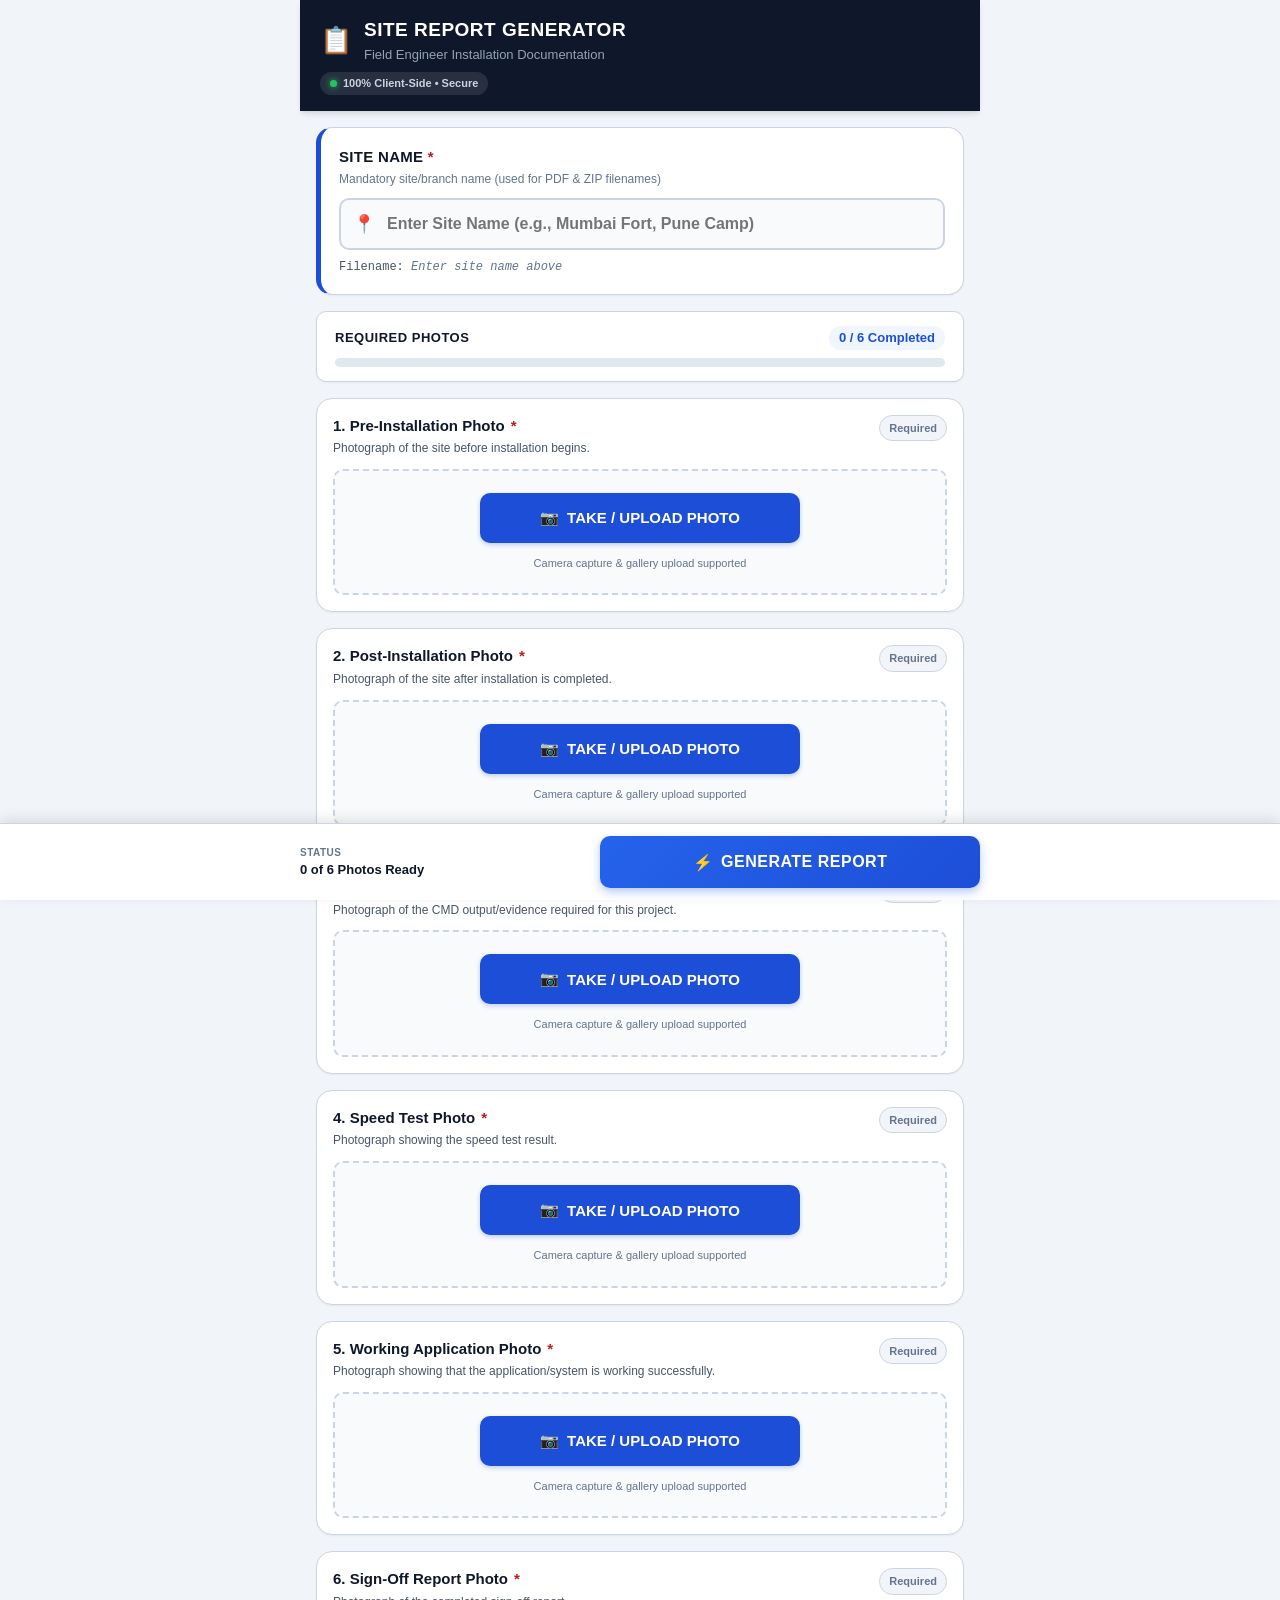
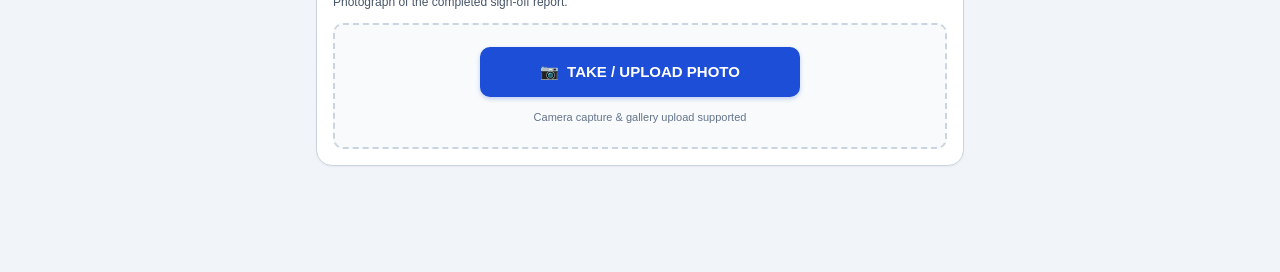
<file: index.html>
<!DOCTYPE html>
<html lang="en">
<head>
  <meta charset="UTF-8">
  <meta name="viewport" content="width=device-width, initial-scale=1.0, maximum-scale=5.0, user-scalable=yes">
  <meta name="theme-color" content="#1e293b">
  <meta name="description" content="Field Engineer Utility: Site Installation Photo & Report Generator">
  <title>Site Report Generator</title>
  
  <link rel="stylesheet" href="style.css">

  <!-- jsPDF & JSZip: Vendor bundle with CDN fallback -->
  <script src="lib/jspdf.umd.min.js"></script>
  <script>
    if (!window.jspdf) {
      document.write('<script src="https://cdnjs.cloudflare.com/ajax/libs/jspdf/2.5.1/jspdf.umd.min.js"><\/script>');
    }
  </script>
  <script src="lib/jszip.min.js"></script>
  <script>
    if (!window.JSZip) {
      document.write('<script src="https://cdnjs.cloudflare.com/ajax/libs/jszip/3.10.1/jszip.min.js"><\/script>');
    }
  </script>
</head>
<body>
  <div class="app-wrapper">

    <!-- Top Navigation Header -->
    <header class="app-header">
      <div class="header-inner">
        <div class="brand-title-wrap">
          <span class="brand-icon">📋</span>
          <div>
            <h1 class="brand-title">SITE REPORT GENERATOR</h1>
            <p class="brand-subtitle">Field Engineer Installation Documentation</p>
          </div>
        </div>
        <div class="badge-client-only">
          <span class="dot-indicator"></span> 100% Client-Side &bull; Secure
        </div>
      </div>
    </header>

    <!-- Main Form Screen -->
    <main id="formScreen" class="main-content">
      
      <!-- Site Name Card -->
      <section class="card site-name-card" id="siteNameSection">
        <div class="card-header">
          <label for="siteNameInput" class="section-label">
            SITE NAME <span class="required-star">*</span>
          </label>
          <span class="help-text">Mandatory site/branch name (used for PDF &amp; ZIP filenames)</span>
        </div>
        <div class="input-wrapper">
          <span class="input-icon">📍</span>
          <input 
            type="text" 
            id="siteNameInput" 
            class="site-input" 
            placeholder="Enter Site Name (e.g., Mumbai Fort, Pune Camp)" 
            autocomplete="off"
            autocapitalize="words"
            spellcheck="false"
            required
          >
          <button type="button" id="clearSiteNameBtn" class="clear-btn" title="Clear input" style="display: none;">&times;</button>
        </div>
        <div class="input-hint" id="siteNamePreviewText">Filename: <em>Enter site name above</em></div>
      </section>

      <!-- Progress Indicator Banner -->
      <section class="progress-banner" id="progressBanner">
        <div class="progress-info">
          <span class="progress-title">REQUIRED PHOTOS</span>
          <span class="progress-count" id="progressCount">0 / 6 Completed</span>
        </div>
        <div class="progress-bar-track">
          <div class="progress-bar-fill" id="progressBarFill" style="width: 0%;"></div>
        </div>
      </section>

      <!-- Photo Categories Section -->
      <section class="categories-list" id="categoriesContainer">
        <!-- Photo cards are injected by script.js to ensure consistency -->
      </section>

      <!-- Bottom Sticky Action Bar -->
      <div class="sticky-action-bar">
        <div class="bar-inner">
          <div class="bar-summary">
            <span class="bar-status-label">STATUS</span>
            <span class="bar-status-value" id="barStatusValue">0 of 6 Photos Ready</span>
          </div>
          <button type="button" id="generateReportBtn" class="btn-generate">
            <span class="btn-icon">⚡</span>
            <span class="btn-text">GENERATE REPORT</span>
          </button>
        </div>
      </div>

    </main>

    <!-- Success Screen (Initially Hidden) -->
    <section id="successScreen" class="main-content success-screen" style="display: none;">
      <div class="success-card">
        
        <div class="success-icon-wrap">
          <div class="success-checkmark">✓</div>
        </div>

        <h2 class="success-title">REPORT GENERATED SUCCESSFULLY</h2>
        <p class="success-subtitle">Both the PDF report and original photos ZIP have been prepared locally in your browser.</p>

        <div class="site-summary-box">
          <span class="summary-label">Site Name:</span>
          <span class="summary-value" id="successSiteName">Mumbai Fort</span>
        </div>

        <div class="download-grid">
          
          <!-- PDF Download Card -->
          <div class="download-item-card pdf-card">
            <div class="download-card-header">
              <span class="file-type-icon">📄</span>
              <div class="download-card-meta">
                <span class="file-type-title">PDF Report</span>
                <span class="file-name" id="pdfFileNameDisplay">Mumbai_Fort.pdf</span>
                <span class="file-meta-sub" id="pdfMetaDisplay">6 Pages &bull; High Resolution</span>
              </div>
            </div>
            <button type="button" id="downloadPdfBtn" class="btn-download btn-download-pdf">
              <span class="btn-icon">⬇</span>
              <span>DOWNLOAD PDF</span>
            </button>
          </div>

          <!-- ZIP Download Card -->
          <div class="download-item-card zip-card">
            <div class="download-card-header">
              <span class="file-type-icon">🗂️</span>
              <div class="download-card-meta">
                <span class="file-type-title">Original Photographs</span>
                <span class="file-name" id="zipFileNameDisplay">Mumbai_Fort.zip</span>
                <span class="file-meta-sub" id="zipMetaDisplay">6 Raw Photos (Original Quality)</span>
              </div>
            </div>
            <button type="button" id="downloadZipBtn" class="btn-download btn-download-zip">
              <span class="btn-icon">⬇</span>
              <span>DOWNLOAD ORIGINAL PHOTOS ZIP</span>
            </button>
          </div>

        </div>

        <div class="reset-wrap">
          <button type="button" id="createNewReportBtn" class="btn-reset">
            <span class="btn-icon">🔄</span>
            <span>CREATE NEW REPORT</span>
          </button>
          <p class="reset-note">Make sure you have downloaded both files before starting a new report.</p>
        </div>

      </div>
    </section>

    <!-- Photo Source Chooser Modal (Bottom Sheet on Mobile) -->
    <div id="sourceModal" class="modal-backdrop" style="display: none;">
      <div class="modal-sheet">
        <div class="modal-handle"></div>
        <div class="modal-header">
          <h3 class="modal-title" id="sourceModalTitle">Add Photo</h3>
          <p class="modal-subtitle">Choose how you want to add this photograph:</p>
        </div>
        <div class="modal-body source-options-grid">
          <button type="button" id="modalCameraBtn" class="source-option-btn camera-btn">
            <span class="source-icon">📷</span>
            <div class="source-text">
              <strong>Take Photo</strong>
              <small>Use Phone Camera directly</small>
            </div>
          </button>
          <button type="button" id="modalGalleryBtn" class="source-option-btn gallery-btn">
            <span class="source-icon">🖼️</span>
            <div class="source-text">
              <strong>Choose from Gallery</strong>
              <small>Select from Files or Album</small>
            </div>
          </button>
        </div>
        <div class="modal-footer">
          <button type="button" id="modalCancelBtn" class="btn-modal-cancel">Cancel</button>
        </div>
      </div>
    </div>

    <!-- Hidden Native File Inputs -->
    <!-- Input 1: Camera capture (rear camera) -->
    <input type="file" id="cameraInput" accept="image/*" capture="environment" style="display: none;">
    <!-- Input 2: Gallery / Files selector without capture -->
    <input type="file" id="galleryInput" accept="image/*" style="display: none;">

    <!-- Generating Progress Overlay Modal -->
    <div id="progressModal" class="modal-backdrop" style="display: none;">
      <div class="modal-card progress-card">
        <div class="spinner-wrap">
          <div class="spinner"></div>
        </div>
        <h3 class="progress-modal-title" id="progressModalTitle">Generating Report...</h3>
        <p class="progress-modal-desc" id="progressModalDesc">Please wait while the PDF and ZIP files are being prepared.</p>
        <div class="progress-modal-steps" id="progressStepsList">
          <div class="step-item" id="step-photos">
            <span class="step-icon">⏳</span>
            <span class="step-text">Verifying 6 photographs...</span>
          </div>
          <div class="step-item" id="step-pdf">
            <span class="step-icon">⏳</span>
            <span class="step-text">Creating 6-page PDF document...</span>
          </div>
          <div class="step-item" id="step-zip">
            <span class="step-icon">⏳</span>
            <span class="step-text">Packing original photographs into ZIP...</span>
          </div>
        </div>
      </div>
    </div>

    <!-- Incomplete Report Dialog Modal -->
    <div id="incompleteModal" class="modal-backdrop" style="display: none;">
      <div class="modal-card incomplete-card">
        <div class="alert-icon-wrap">
          <span class="alert-icon">⚠️</span>
        </div>
        <h3 class="alert-title">REPORT INCOMPLETE</h3>
        <p class="alert-message">Please complete the following mandatory item(s) before generating:</p>
        <ul class="missing-items-list" id="missingItemsList">
          <!-- Filled dynamically -->
        </ul>
        <button type="button" id="closeIncompleteBtn" class="btn-alert-ok">OK, I will complete it</button>
      </div>
    </div>

  </div>

  <script src="script.js"></script>
</body>
</html>
</file>
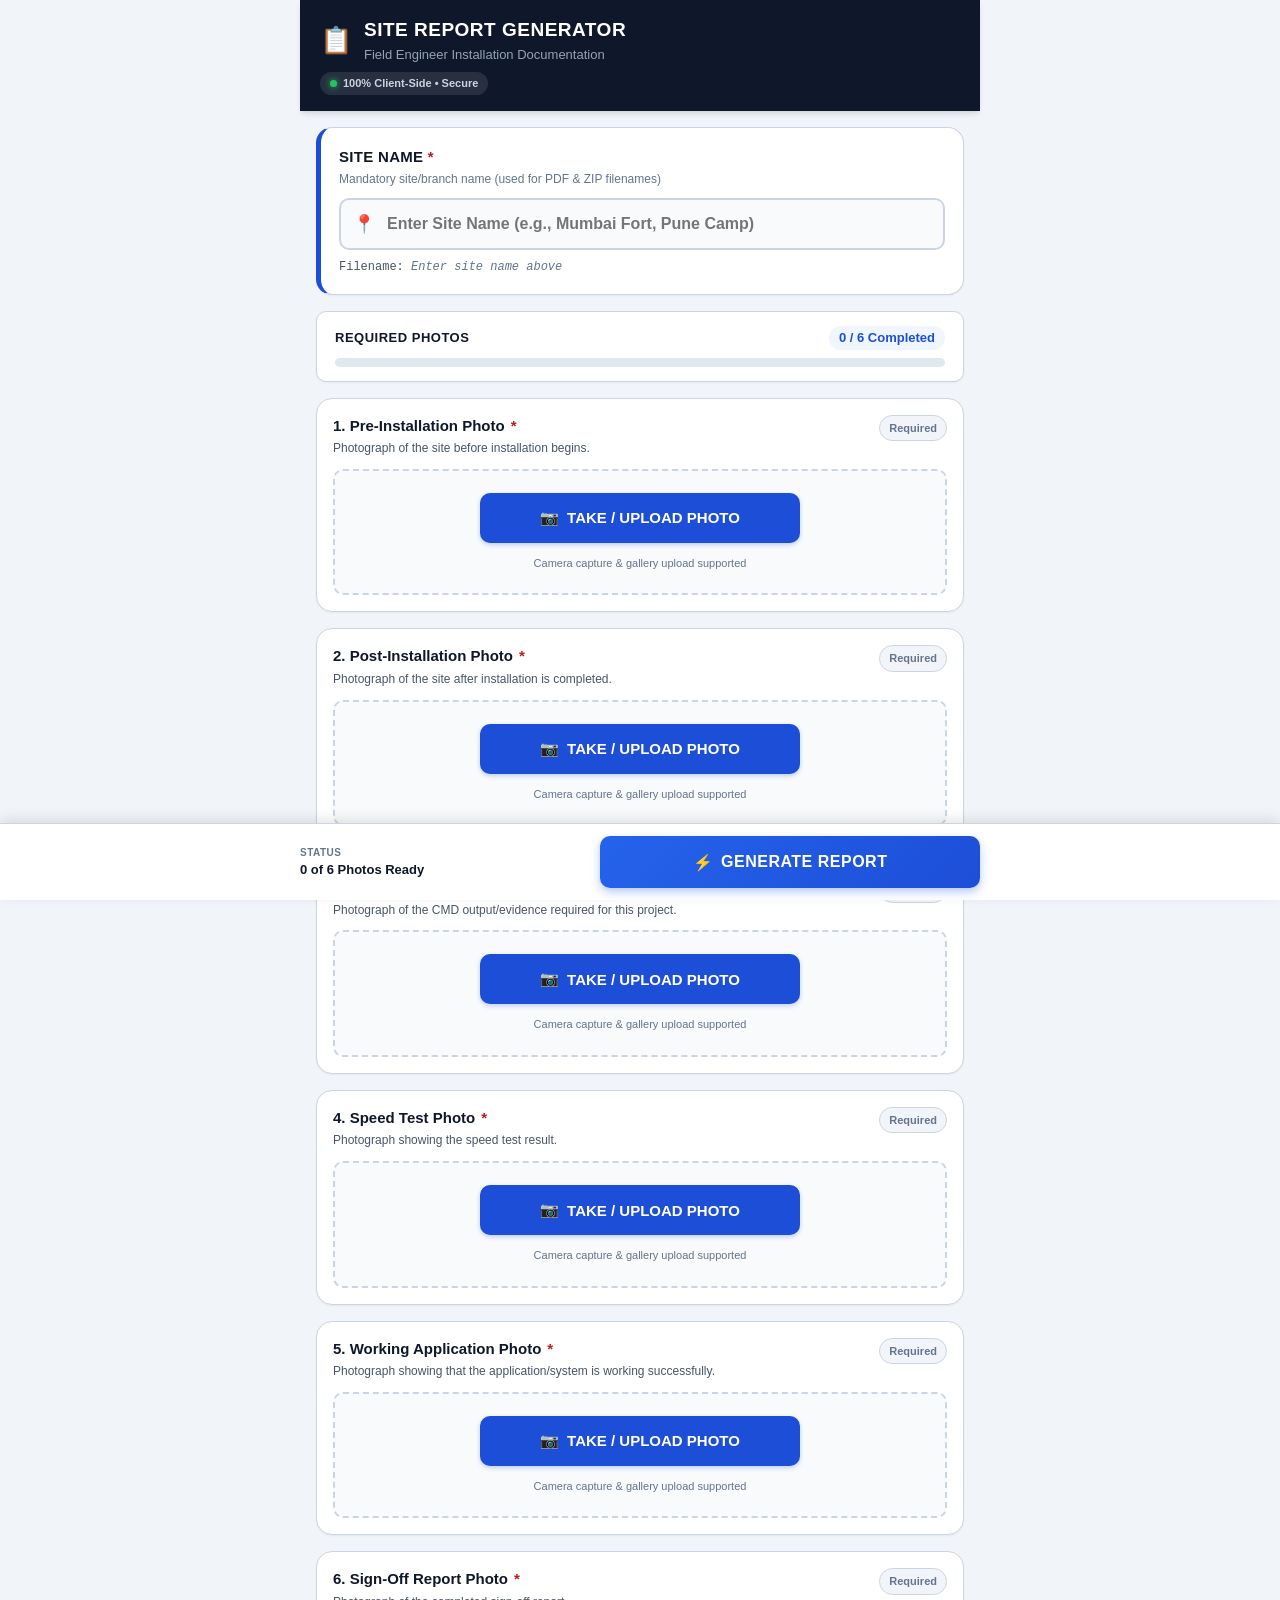
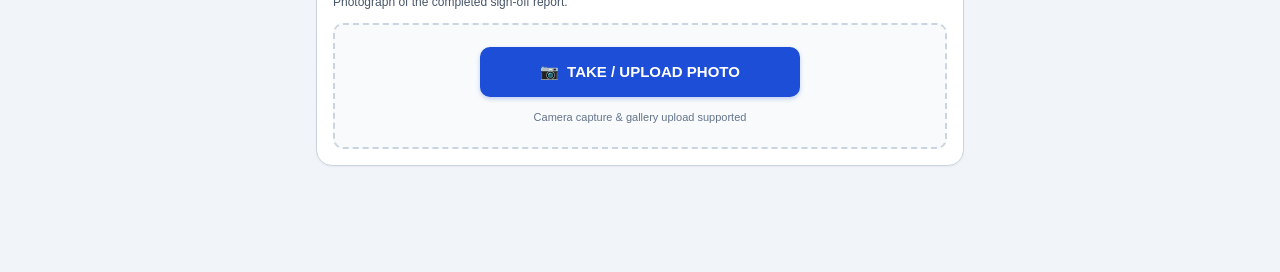
<file: site-report-generator/index.html>
<!DOCTYPE html>
<html lang="en">
<head>
  <meta charset="UTF-8">
  <meta name="viewport" content="width=device-width, initial-scale=1.0, maximum-scale=5.0, user-scalable=yes">
  <meta name="theme-color" content="#1e293b">
  <meta name="description" content="Field Engineer Utility: Site Installation Photo & Report Generator">
  <title>Site Report Generator</title>
  
  <link rel="stylesheet" href="style.css">

  <!-- jsPDF & JSZip: Vendor bundle with CDN fallback -->
  <script src="lib/jspdf.umd.min.js"></script>
  <script>
    if (!window.jspdf) {
      document.write('<script src="https://cdnjs.cloudflare.com/ajax/libs/jspdf/2.5.1/jspdf.umd.min.js"><\/script>');
    }
  </script>
  <script src="lib/jszip.min.js"></script>
  <script>
    if (!window.JSZip) {
      document.write('<script src="https://cdnjs.cloudflare.com/ajax/libs/jszip/3.10.1/jszip.min.js"><\/script>');
    }
  </script>
</head>
<body>
  <div class="app-wrapper">

    <!-- Top Navigation Header -->
    <header class="app-header">
      <div class="header-inner">
        <div class="brand-title-wrap">
          <span class="brand-icon">📋</span>
          <div>
            <h1 class="brand-title">SITE REPORT GENERATOR</h1>
            <p class="brand-subtitle">Field Engineer Installation Documentation</p>
          </div>
        </div>
        <div class="badge-client-only">
          <span class="dot-indicator"></span> 100% Client-Side &bull; Secure
        </div>
      </div>
    </header>

    <!-- Main Form Screen -->
    <main id="formScreen" class="main-content">
      
      <!-- Site Name Card -->
      <section class="card site-name-card" id="siteNameSection">
        <div class="card-header">
          <label for="siteNameInput" class="section-label">
            SITE NAME <span class="required-star">*</span>
          </label>
          <span class="help-text">Mandatory site/branch name (used for PDF &amp; ZIP filenames)</span>
        </div>
        <div class="input-wrapper">
          <span class="input-icon">📍</span>
          <input 
            type="text" 
            id="siteNameInput" 
            class="site-input" 
            placeholder="Enter Site Name (e.g., Mumbai Fort, Pune Camp)" 
            autocomplete="off"
            autocapitalize="words"
            spellcheck="false"
            required
          >
          <button type="button" id="clearSiteNameBtn" class="clear-btn" title="Clear input" style="display: none;">&times;</button>
        </div>
        <div class="input-hint" id="siteNamePreviewText">Filename: <em>Enter site name above</em></div>
      </section>

      <!-- Progress Indicator Banner -->
      <section class="progress-banner" id="progressBanner">
        <div class="progress-info">
          <span class="progress-title">REQUIRED PHOTOS</span>
          <span class="progress-count" id="progressCount">0 / 6 Completed</span>
        </div>
        <div class="progress-bar-track">
          <div class="progress-bar-fill" id="progressBarFill" style="width: 0%;"></div>
        </div>
      </section>

      <!-- Photo Categories Section -->
      <section class="categories-list" id="categoriesContainer">
        <!-- Photo cards are injected by script.js to ensure consistency -->
      </section>

      <!-- Bottom Sticky Action Bar -->
      <div class="sticky-action-bar">
        <div class="bar-inner">
          <div class="bar-summary">
            <span class="bar-status-label">STATUS</span>
            <span class="bar-status-value" id="barStatusValue">0 of 6 Photos Ready</span>
          </div>
          <button type="button" id="generateReportBtn" class="btn-generate">
            <span class="btn-icon">⚡</span>
            <span class="btn-text">GENERATE REPORT</span>
          </button>
        </div>
      </div>

    </main>

    <!-- Success Screen (Initially Hidden) -->
    <section id="successScreen" class="main-content success-screen" style="display: none;">
      <div class="success-card">
        
        <div class="success-icon-wrap">
          <div class="success-checkmark">✓</div>
        </div>

        <h2 class="success-title">REPORT GENERATED SUCCESSFULLY</h2>
        <p class="success-subtitle">Both the PDF report and original photos ZIP have been prepared locally in your browser.</p>

        <div class="site-summary-box">
          <span class="summary-label">Site Name:</span>
          <span class="summary-value" id="successSiteName">Mumbai Fort</span>
        </div>

        <div class="download-grid">
          
          <!-- PDF Download Card -->
          <div class="download-item-card pdf-card">
            <div class="download-card-header">
              <span class="file-type-icon">📄</span>
              <div class="download-card-meta">
                <span class="file-type-title">PDF Report</span>
                <span class="file-name" id="pdfFileNameDisplay">Mumbai_Fort.pdf</span>
                <span class="file-meta-sub" id="pdfMetaDisplay">6 Pages &bull; High Resolution</span>
              </div>
            </div>
            <button type="button" id="downloadPdfBtn" class="btn-download btn-download-pdf">
              <span class="btn-icon">⬇</span>
              <span>DOWNLOAD PDF</span>
            </button>
          </div>

          <!-- ZIP Download Card -->
          <div class="download-item-card zip-card">
            <div class="download-card-header">
              <span class="file-type-icon">🗂️</span>
              <div class="download-card-meta">
                <span class="file-type-title">Original Photographs</span>
                <span class="file-name" id="zipFileNameDisplay">Mumbai_Fort.zip</span>
                <span class="file-meta-sub" id="zipMetaDisplay">6 Raw Photos (Original Quality)</span>
              </div>
            </div>
            <button type="button" id="downloadZipBtn" class="btn-download btn-download-zip">
              <span class="btn-icon">⬇</span>
              <span>DOWNLOAD ORIGINAL PHOTOS ZIP</span>
            </button>
          </div>

        </div>

        <div class="reset-wrap">
          <button type="button" id="createNewReportBtn" class="btn-reset">
            <span class="btn-icon">🔄</span>
            <span>CREATE NEW REPORT</span>
          </button>
          <p class="reset-note">Make sure you have downloaded both files before starting a new report.</p>
        </div>

      </div>
    </section>

    <!-- Photo Source Chooser Modal (Bottom Sheet on Mobile) -->
    <div id="sourceModal" class="modal-backdrop" style="display: none;">
      <div class="modal-sheet">
        <div class="modal-handle"></div>
        <div class="modal-header">
          <h3 class="modal-title" id="sourceModalTitle">Add Photo</h3>
          <p class="modal-subtitle">Choose how you want to add this photograph:</p>
        </div>
        <div class="modal-body source-options-grid">
          <button type="button" id="modalCameraBtn" class="source-option-btn camera-btn">
            <span class="source-icon">📷</span>
            <div class="source-text">
              <strong>Take Photo</strong>
              <small>Use Phone Camera directly</small>
            </div>
          </button>
          <button type="button" id="modalGalleryBtn" class="source-option-btn gallery-btn">
            <span class="source-icon">🖼️</span>
            <div class="source-text">
              <strong>Choose from Gallery</strong>
              <small>Select from Files or Album</small>
            </div>
          </button>
        </div>
        <div class="modal-footer">
          <button type="button" id="modalCancelBtn" class="btn-modal-cancel">Cancel</button>
        </div>
      </div>
    </div>

    <!-- Hidden Native File Inputs -->
    <!-- Input 1: Camera capture (rear camera) -->
    <input type="file" id="cameraInput" accept="image/*" capture="environment" style="display: none;">
    <!-- Input 2: Gallery / Files selector without capture -->
    <input type="file" id="galleryInput" accept="image/*" style="display: none;">

    <!-- Generating Progress Overlay Modal -->
    <div id="progressModal" class="modal-backdrop" style="display: none;">
      <div class="modal-card progress-card">
        <div class="spinner-wrap">
          <div class="spinner"></div>
        </div>
        <h3 class="progress-modal-title" id="progressModalTitle">Generating Report...</h3>
        <p class="progress-modal-desc" id="progressModalDesc">Please wait while the PDF and ZIP files are being prepared.</p>
        <div class="progress-modal-steps" id="progressStepsList">
          <div class="step-item" id="step-photos">
            <span class="step-icon">⏳</span>
            <span class="step-text">Verifying 6 photographs...</span>
          </div>
          <div class="step-item" id="step-pdf">
            <span class="step-icon">⏳</span>
            <span class="step-text">Creating 6-page PDF document...</span>
          </div>
          <div class="step-item" id="step-zip">
            <span class="step-icon">⏳</span>
            <span class="step-text">Packing original photographs into ZIP...</span>
          </div>
        </div>
      </div>
    </div>

    <!-- Incomplete Report Dialog Modal -->
    <div id="incompleteModal" class="modal-backdrop" style="display: none;">
      <div class="modal-card incomplete-card">
        <div class="alert-icon-wrap">
          <span class="alert-icon">⚠️</span>
        </div>
        <h3 class="alert-title">REPORT INCOMPLETE</h3>
        <p class="alert-message">Please complete the following mandatory item(s) before generating:</p>
        <ul class="missing-items-list" id="missingItemsList">
          <!-- Filled dynamically -->
        </ul>
        <button type="button" id="closeIncompleteBtn" class="btn-alert-ok">OK, I will complete it</button>
      </div>
    </div>

  </div>

  <script src="script.js"></script>
</body>
</html>
</file>
<file: style.css>
/* ==========================================================================
   Site Installation Photo & Report Generator - Stylesheet
   Mobile-First, Professional, Clean & Touch-Optimized
   ========================================================================== */

/* 1. CSS Variables & Reset */
:root {
  --primary: #1d4ed8;
  --primary-hover: #1e40af;
  --primary-light: #eff6ff;
  --success: #15803d;
  --success-bg: #f0fdf4;
  --success-border: #86efac;
  --danger: #b91c1c;
  --danger-bg: #fef2f2;
  --danger-border: #fca5a5;
  --warning: #b45309;
  --warning-bg: #fffbeb;
  
  --bg-app: #f1f5f9;
  --card-bg: #ffffff;
  --text-main: #0f172a;
  --text-muted: #475569;
  --text-light: #64748b;
  --border-color: #cbd5e1;
  --border-focus: #3b82f6;

  --shadow-sm: 0 1px 2px 0 rgb(0 0 0 / 0.05);
  --shadow-md: 0 4px 6px -1px rgb(0 0 0 / 0.1), 0 2px 4px -2px rgb(0 0 0 / 0.1);
  --shadow-lg: 0 10px 15px -3px rgb(0 0 0 / 0.1), 0 4px 6px -4px rgb(0 0 0 / 0.1);
  --shadow-xl: 0 20px 25px -5px rgb(0 0 0 / 0.15), 0 8px 10px -6px rgb(0 0 0 / 0.1);

  --radius-sm: 6px;
  --radius-md: 10px;
  --radius-lg: 16px;
  --radius-full: 9999px;

  --font-family: -apple-system, BlinkMacSystemFont, "Segoe UI", Roboto, Oxygen, Ubuntu, Cantarell, "Helvetica Neue", Arial, sans-serif;
  --font-mono: ui-monospace, SFMono-Regular, Menlo, Monaco, Consolas, monospace;
}

*, *::before, *::after {
  box-sizing: border-box;
  margin: 0;
  padding: 0;
  -webkit-tap-highlight-color: transparent;
}

html, body {
  min-height: 100%;
  font-family: var(--font-family);
  background-color: var(--bg-app);
  color: var(--text-main);
  line-height: 1.5;
  -webkit-font-smoothing: antialiased;
}

body {
  padding-bottom: 90px; /* Space for sticky bottom bar */
}

/* App Wrapper */
.app-wrapper {
  max-width: 680px;
  margin: 0 auto;
  min-height: 100vh;
  display: flex;
  flex-direction: column;
  background-color: var(--bg-app);
}

/* 2. Header */
.app-header {
  background-color: #0f172a;
  color: #ffffff;
  padding: 16px 20px;
  box-shadow: var(--shadow-md);
  position: sticky;
  top: 0;
  z-index: 40;
}

.header-inner {
  display: flex;
  flex-direction: column;
  gap: 8px;
}

.brand-title-wrap {
  display: flex;
  align-items: center;
  gap: 12px;
}

.brand-icon {
  font-size: 26px;
  line-height: 1;
}

.brand-title {
  font-size: 19px;
  font-weight: 800;
  letter-spacing: 0.5px;
  text-transform: uppercase;
  color: #ffffff;
}

.brand-subtitle {
  font-size: 13px;
  color: #94a3b8;
  font-weight: 500;
}

.badge-client-only {
  display: inline-flex;
  align-items: center;
  gap: 6px;
  font-size: 11px;
  font-weight: 600;
  background-color: rgba(255, 255, 255, 0.1);
  padding: 3px 10px;
  border-radius: var(--radius-full);
  color: #cbd5e1;
  width: fit-content;
}

.dot-indicator {
  width: 7px;
  height: 7px;
  background-color: #22c55e;
  border-radius: 50%;
  display: inline-block;
  box-shadow: 0 0 6px #22c55e;
}

/* 3. Main Container */
.main-content {
  padding: 16px;
  display: flex;
  flex-direction: column;
  gap: 16px;
}

/* 4. Cards General */
.card {
  background-color: var(--card-bg);
  border-radius: var(--radius-lg);
  border: 1px solid var(--border-color);
  box-shadow: var(--shadow-sm);
  padding: 18px;
  transition: border-color 0.2s, box-shadow 0.2s;
}

/* Site Name Card */
.site-name-card {
  border-left: 5px solid var(--primary);
}

.site-name-card.has-error {
  border-color: var(--danger);
  border-left: 5px solid var(--danger);
  animation: shake 0.35s ease-in-out;
}

.card-header {
  margin-bottom: 10px;
}

.section-label {
  display: block;
  font-size: 15px;
  font-weight: 700;
  color: var(--text-main);
  letter-spacing: 0.3px;
  text-transform: uppercase;
}

.required-star {
  color: var(--danger);
  font-weight: 800;
}

.help-text {
  display: block;
  font-size: 12px;
  color: var(--text-light);
  margin-top: 2px;
}

.input-wrapper {
  position: relative;
  display: flex;
  align-items: center;
}

.input-icon {
  position: absolute;
  left: 14px;
  font-size: 18px;
  color: var(--text-light);
  pointer-events: none;
}

.site-input {
  width: 100%;
  height: 52px;
  padding: 12px 42px 12px 46px;
  font-size: 16px;
  font-weight: 600;
  color: var(--text-main);
  background-color: #f8fafc;
  border: 2px solid var(--border-color);
  border-radius: var(--radius-md);
  outline: none;
  transition: all 0.2s;
}

.site-input:focus {
  background-color: #ffffff;
  border-color: var(--border-focus);
  box-shadow: 0 0 0 3px rgba(59, 130, 246, 0.2);
}

.clear-btn {
  position: absolute;
  right: 12px;
  width: 28px;
  height: 28px;
  background-color: #e2e8f0;
  border: none;
  border-radius: 50%;
  font-size: 18px;
  line-height: 1;
  color: #475569;
  cursor: pointer;
  display: flex;
  align-items: center;
  justify-content: center;
}

.clear-btn:active {
  background-color: #cbd5e1;
}

.input-hint {
  font-size: 12px;
  color: var(--text-muted);
  margin-top: 8px;
  font-family: var(--font-mono);
  overflow: hidden;
  text-overflow: ellipsis;
  white-space: nowrap;
}

.input-hint em {
  font-style: italic;
  color: var(--text-light);
}

/* 5. Progress Banner */
.progress-banner {
  background-color: #ffffff;
  border: 1px solid var(--border-color);
  border-radius: var(--radius-md);
  padding: 14px 18px;
  box-shadow: var(--shadow-sm);
}

.progress-info {
  display: flex;
  justify-content: space-between;
  align-items: center;
  margin-bottom: 8px;
}

.progress-title {
  font-size: 13px;
  font-weight: 700;
  letter-spacing: 0.5px;
  color: var(--text-main);
  text-transform: uppercase;
}

.progress-count {
  font-size: 13px;
  font-weight: 700;
  color: var(--primary);
  background-color: var(--primary-light);
  padding: 2px 10px;
  border-radius: var(--radius-full);
}

.progress-count.completed {
  color: var(--success);
  background-color: var(--success-bg);
}

.progress-bar-track {
  width: 100%;
  height: 9px;
  background-color: #e2e8f0;
  border-radius: var(--radius-full);
  overflow: hidden;
}

.progress-bar-fill {
  height: 100%;
  background: linear-gradient(90deg, #3b82f6, #1d4ed8);
  border-radius: var(--radius-full);
  transition: width 0.3s cubic-bezier(0.4, 0, 0.2, 1);
}

.progress-bar-fill.all-ready {
  background: linear-gradient(90deg, #22c55e, #15803d);
}

/* 6. Categories List */
.categories-list {
  display: flex;
  flex-direction: column;
  gap: 16px;
}

.photo-card {
  background-color: var(--card-bg);
  border-radius: var(--radius-lg);
  border: 1.5px solid var(--border-color);
  box-shadow: var(--shadow-sm);
  padding: 16px;
  transition: all 0.25s ease;
  position: relative;
}

.photo-card.is-ready {
  border-color: var(--success-border);
  background: linear-gradient(180deg, #fafffa 0%, #ffffff 100%);
}

.photo-card.has-missing-error {
  border-color: var(--danger);
  box-shadow: 0 0 0 2px rgba(220, 38, 38, 0.25);
  animation: pulse-border 1.5s infinite;
}

.photo-card-header {
  display: flex;
  align-items: flex-start;
  justify-content: space-between;
  gap: 12px;
  margin-bottom: 12px;
}

.photo-card-title-group {
  flex: 1;
}

.photo-card-title {
  font-size: 15px;
  font-weight: 700;
  color: var(--text-main);
  display: flex;
  align-items: center;
  gap: 6px;
  flex-wrap: wrap;
}

.photo-card-purpose {
  font-size: 12px;
  color: var(--text-muted);
  margin-top: 3px;
  line-height: 1.4;
}

.status-badge {
  display: inline-flex;
  align-items: center;
  gap: 5px;
  font-size: 11px;
  font-weight: 700;
  padding: 4px 9px;
  border-radius: var(--radius-full);
  white-space: nowrap;
}

.status-badge.status-pending {
  background-color: #f1f5f9;
  color: #64748b;
  border: 1px solid #cbd5e1;
}

.status-badge.status-ready {
  background-color: var(--success-bg);
  color: var(--success);
  border: 1px solid var(--success-border);
}

/* Empty State / Upload Trigger Box */
.upload-dropzone {
  border: 2px dashed #cbd5e1;
  background-color: #f8fafc;
  border-radius: var(--radius-md);
  padding: 22px 16px;
  text-align: center;
  cursor: pointer;
  transition: all 0.2s;
  display: flex;
  flex-direction: column;
  align-items: center;
  justify-content: center;
  gap: 12px;
}

.upload-dropzone:hover, .upload-dropzone:active {
  border-color: var(--primary);
  background-color: var(--primary-light);
}

.btn-upload-primary {
  width: 100%;
  max-width: 320px;
  height: 50px;
  background-color: var(--primary);
  color: #ffffff;
  border: none;
  border-radius: var(--radius-md);
  font-size: 15px;
  font-weight: 700;
  display: inline-flex;
  align-items: center;
  justify-content: center;
  gap: 8px;
  box-shadow: 0 2px 4px rgba(29, 78, 216, 0.25);
  cursor: pointer;
  transition: all 0.15s;
}

.btn-upload-primary:active {
  transform: scale(0.98);
  background-color: var(--primary-hover);
}

.dropzone-hint {
  font-size: 11px;
  color: var(--text-light);
}

/* Loaded State / Thumbnail Preview */
.photo-preview-wrap {
  display: flex;
  flex-direction: column;
  gap: 12px;
}

.preview-container {
  width: 100%;
  max-height: 320px;
  height: auto;
  min-height: 180px;
  background-color: #0f172a;
  border-radius: var(--radius-md);
  overflow: hidden;
  display: flex;
  align-items: center;
  justify-content: center;
  position: relative;
  box-shadow: inset 0 0 8px rgba(0,0,0,0.4);
}

.preview-img {
  max-width: 100%;
  max-height: 320px;
  object-fit: contain;
  display: block;
}

.preview-meta-bar {
  display: flex;
  align-items: center;
  justify-content: space-between;
  flex-wrap: wrap;
  gap: 8px;
  padding: 0 2px;
}

.meta-ready-tag {
  display: inline-flex;
  align-items: center;
  gap: 5px;
  font-size: 13px;
  font-weight: 700;
  color: var(--success);
}

.meta-details-tag {
  font-size: 11px;
  font-weight: 500;
  color: var(--text-light);
  font-family: var(--font-mono);
  background-color: #f1f5f9;
  padding: 2px 8px;
  border-radius: 4px;
}

.preview-actions-grid {
  display: grid;
  grid-template-columns: 1fr 1fr;
  gap: 10px;
}

.btn-retake {
  height: 46px;
  background-color: #f8fafc;
  color: var(--text-main);
  border: 1.5px solid var(--border-color);
  border-radius: var(--radius-md);
  font-size: 14px;
  font-weight: 700;
  display: flex;
  align-items: center;
  justify-content: center;
  gap: 6px;
  cursor: pointer;
  transition: all 0.15s;
}

.btn-retake:active {
  background-color: #e2e8f0;
  border-color: #94a3b8;
}

.btn-remove {
  height: 46px;
  background-color: var(--danger-bg);
  color: var(--danger);
  border: 1.5px solid var(--danger-border);
  border-radius: var(--radius-md);
  font-size: 14px;
  font-weight: 700;
  display: flex;
  align-items: center;
  justify-content: center;
  gap: 6px;
  cursor: pointer;
  transition: all 0.15s;
}

.btn-remove:active {
  background-color: #fee2e2;
}

/* 7. Bottom Sticky Action Bar */
.sticky-action-bar {
  position: fixed;
  bottom: 0;
  left: 0;
  right: 0;
  background-color: #ffffff;
  border-top: 1px solid var(--border-color);
  box-shadow: 0 -4px 12px rgba(0, 0, 0, 0.1);
  padding: 12px 16px calc(12px + env(safe-area-inset-bottom));
  z-index: 50;
}

.bar-inner {
  max-width: 680px;
  margin: 0 auto;
  display: flex;
  align-items: center;
  justify-content: space-between;
  gap: 14px;
}

.bar-summary {
  display: flex;
  flex-direction: column;
}

.bar-status-label {
  font-size: 10px;
  font-weight: 700;
  color: var(--text-light);
  letter-spacing: 0.5px;
}

.bar-status-value {
  font-size: 13px;
  font-weight: 700;
  color: var(--text-main);
  white-space: nowrap;
}

.btn-generate {
  flex: 1;
  max-width: 380px;
  height: 52px;
  background: linear-gradient(135deg, #2563eb, #1d4ed8);
  color: #ffffff;
  border: none;
  border-radius: var(--radius-md);
  font-size: 16px;
  font-weight: 800;
  letter-spacing: 0.5px;
  display: flex;
  align-items: center;
  justify-content: center;
  gap: 8px;
  box-shadow: 0 4px 10px rgba(37, 99, 235, 0.35);
  cursor: pointer;
  transition: all 0.2s;
}

.btn-generate:active {
  transform: scale(0.98);
  box-shadow: 0 2px 5px rgba(37, 99, 235, 0.3);
}

.btn-generate.ready-to-generate {
  background: linear-gradient(135deg, #16a34a, #15803d);
  box-shadow: 0 4px 12px rgba(22, 163, 74, 0.4);
}

/* 8. Success Screen */
.success-screen {
  padding-bottom: 40px;
}

.success-card {
  background-color: var(--card-bg);
  border-radius: var(--radius-lg);
  border: 1px solid var(--border-color);
  box-shadow: var(--shadow-md);
  padding: 28px 20px;
  text-align: center;
  display: flex;
  flex-direction: column;
  align-items: center;
  gap: 20px;
}

.success-icon-wrap {
  width: 72px;
  height: 72px;
  background-color: var(--success-bg);
  border: 3px solid var(--success-border);
  border-radius: 50%;
  display: flex;
  align-items: center;
  justify-content: center;
  box-shadow: 0 0 20px rgba(34, 197, 94, 0.25);
}

.success-checkmark {
  font-size: 38px;
  color: var(--success);
  font-weight: 900;
  line-height: 1;
}

.success-title {
  font-size: 20px;
  font-weight: 800;
  color: var(--success);
  letter-spacing: 0.3px;
}

.success-subtitle {
  font-size: 13px;
  color: var(--text-muted);
  max-width: 440px;
  margin-top: -10px;
}

.site-summary-box {
  width: 100%;
  background-color: #f8fafc;
  border: 1px solid var(--border-color);
  border-radius: var(--radius-md);
  padding: 12px 16px;
  display: flex;
  align-items: center;
  justify-content: center;
  gap: 8px;
}

.summary-label {
  font-size: 13px;
  color: var(--text-light);
  font-weight: 600;
}

.summary-value {
  font-size: 16px;
  font-weight: 800;
  color: var(--text-main);
}

.download-grid {
  width: 100%;
  display: flex;
  flex-direction: column;
  gap: 16px;
}

.download-item-card {
  background-color: #ffffff;
  border: 2px solid #e2e8f0;
  border-radius: var(--radius-md);
  padding: 18px;
  display: flex;
  flex-direction: column;
  gap: 14px;
  text-align: left;
  box-shadow: var(--shadow-sm);
}

.download-item-card.pdf-card {
  border-left: 6px solid #dc2626;
}

.download-item-card.zip-card {
  border-left: 6px solid #d97706;
}

.download-card-header {
  display: flex;
  align-items: center;
  gap: 14px;
}

.file-type-icon {
  font-size: 32px;
  line-height: 1;
}

.download-card-meta {
  display: flex;
  flex-direction: column;
  overflow: hidden;
}

.file-type-title {
  font-size: 12px;
  font-weight: 700;
  text-transform: uppercase;
  color: var(--text-light);
  letter-spacing: 0.5px;
}

.file-name {
  font-size: 15px;
  font-weight: 800;
  color: var(--text-main);
  font-family: var(--font-mono);
  overflow: hidden;
  text-overflow: ellipsis;
  white-space: nowrap;
}

.file-meta-sub {
  font-size: 12px;
  color: var(--text-muted);
  margin-top: 2px;
}

.btn-download {
  width: 100%;
  height: 52px;
  border: none;
  border-radius: var(--radius-md);
  font-size: 15px;
  font-weight: 800;
  letter-spacing: 0.3px;
  display: flex;
  align-items: center;
  justify-content: center;
  gap: 8px;
  cursor: pointer;
  transition: all 0.15s;
}

.btn-download-pdf {
  background-color: #dc2626;
  color: #ffffff;
  box-shadow: 0 4px 8px rgba(220, 38, 38, 0.25);
}

.btn-download-pdf:active {
  background-color: #b91c1c;
}

.btn-download-zip {
  background-color: #d97706;
  color: #ffffff;
  box-shadow: 0 4px 8px rgba(217, 119, 6, 0.25);
}

.btn-download-zip:active {
  background-color: #b45309;
}

.reset-wrap {
  width: 100%;
  margin-top: 10px;
  display: flex;
  flex-direction: column;
  align-items: center;
  gap: 10px;
}

.btn-reset {
  width: 100%;
  height: 48px;
  background-color: #f1f5f9;
  color: var(--text-main);
  border: 1.5px solid var(--border-color);
  border-radius: var(--radius-md);
  font-size: 14px;
  font-weight: 700;
  display: flex;
  align-items: center;
  justify-content: center;
  gap: 8px;
  cursor: pointer;
  transition: all 0.15s;
}

.btn-reset:active {
  background-color: #e2e8f0;
}

.reset-note {
  font-size: 11px;
  color: var(--text-light);
}

/* 9. Modal Common Backdrop */
.modal-backdrop {
  position: fixed;
  inset: 0;
  background-color: rgba(15, 23, 42, 0.65);
  backdrop-filter: blur(4px);
  z-index: 100;
  display: flex;
  align-items: flex-end; /* bottom sheet on mobile */
  justify-content: center;
  animation: fadeIn 0.2s ease-out;
}

@media (min-width: 640px) {
  .modal-backdrop {
    align-items: center;
    padding: 20px;
  }
}

/* Source Bottom Sheet */
.modal-sheet {
  background-color: #ffffff;
  width: 100%;
  max-width: 560px;
  border-top-left-radius: 20px;
  border-top-right-radius: 20px;
  padding: 16px 20px 24px;
  box-shadow: var(--shadow-xl);
  animation: slideUp 0.25s cubic-bezier(0.16, 1, 0.3, 1);
  display: flex;
  flex-direction: column;
  gap: 16px;
}

@media (min-width: 640px) {
  .modal-sheet {
    border-radius: var(--radius-lg);
  }
}

.modal-handle {
  width: 44px;
  height: 5px;
  background-color: #cbd5e1;
  border-radius: var(--radius-full);
  margin: 0 auto 6px;
}

.modal-header {
  text-align: center;
}

.modal-title {
  font-size: 17px;
  font-weight: 800;
  color: var(--text-main);
}

.modal-subtitle {
  font-size: 13px;
  color: var(--text-muted);
  margin-top: 2px;
}

.source-options-grid {
  display: grid;
  grid-template-columns: 1fr;
  gap: 12px;
}

@media (min-width: 480px) {
  .source-options-grid {
    grid-template-columns: 1fr 1fr;
  }
}

.source-option-btn {
  background-color: #f8fafc;
  border: 2px solid var(--border-color);
  border-radius: var(--radius-md);
  padding: 16px 14px;
  display: flex;
  align-items: center;
  gap: 14px;
  text-align: left;
  cursor: pointer;
  transition: all 0.15s;
}

.source-option-btn:active {
  background-color: var(--primary-light);
  border-color: var(--primary);
  transform: scale(0.98);
}

.source-icon {
  font-size: 32px;
  line-height: 1;
}

.source-text strong {
  display: block;
  font-size: 15px;
  color: var(--text-main);
}

.source-text small {
  display: block;
  font-size: 12px;
  color: var(--text-muted);
  margin-top: 2px;
}

.btn-modal-cancel {
  width: 100%;
  height: 48px;
  background-color: #f1f5f9;
  border: none;
  border-radius: var(--radius-md);
  font-size: 15px;
  font-weight: 700;
  color: var(--text-muted);
  cursor: pointer;
}

.btn-modal-cancel:active {
  background-color: #e2e8f0;
}

/* Modal Card (Progress & Incomplete) */
.modal-card {
  background-color: #ffffff;
  width: 90%;
  max-width: 460px;
  margin: auto;
  border-radius: var(--radius-lg);
  padding: 24px 20px;
  box-shadow: var(--shadow-xl);
  text-align: center;
  animation: scaleUp 0.25s ease-out;
}

/* Progress Card */
.spinner-wrap {
  margin: 10px auto 16px;
  width: 52px;
  height: 52px;
}

.spinner {
  width: 52px;
  height: 52px;
  border: 5px solid #e2e8f0;
  border-top-color: var(--primary);
  border-radius: 50%;
  animation: spin 0.8s linear infinite;
}

.progress-modal-title {
  font-size: 18px;
  font-weight: 800;
  color: var(--text-main);
  margin-bottom: 4px;
}

.progress-modal-desc {
  font-size: 13px;
  color: var(--text-muted);
  margin-bottom: 18px;
}

.progress-modal-steps {
  background-color: #f8fafc;
  border: 1px solid var(--border-color);
  border-radius: var(--radius-md);
  padding: 12px 14px;
  text-align: left;
  display: flex;
  flex-direction: column;
  gap: 10px;
}

.step-item {
  display: flex;
  align-items: center;
  gap: 10px;
  font-size: 13px;
  color: var(--text-muted);
}

.step-item.active {
  color: var(--primary);
  font-weight: 700;
}

.step-item.done {
  color: var(--success);
  font-weight: 700;
}

/* Incomplete Card */
.alert-icon-wrap {
  width: 58px;
  height: 58px;
  background-color: var(--warning-bg);
  border-radius: 50%;
  display: flex;
  align-items: center;
  justify-content: center;
  margin: 0 auto 12px;
}

.alert-icon {
  font-size: 30px;
  line-height: 1;
}

.alert-title {
  font-size: 18px;
  font-weight: 800;
  color: var(--danger);
  letter-spacing: 0.3px;
}

.alert-message {
  font-size: 13px;
  color: var(--text-muted);
  margin: 6px 0 14px;
}

.missing-items-list {
  background-color: #fff1f2;
  border: 1px solid #fecdd3;
  border-radius: var(--radius-md);
  padding: 12px 16px 12px 32px;
  text-align: left;
  margin-bottom: 20px;
  list-style-type: disc;
}

.missing-items-list li {
  font-size: 13px;
  font-weight: 700;
  color: var(--danger);
  margin-bottom: 4px;
}

.missing-items-list li:last-child {
  margin-bottom: 0;
}

.btn-alert-ok {
  width: 100%;
  height: 48px;
  background-color: var(--primary);
  color: #ffffff;
  border: none;
  border-radius: var(--radius-md);
  font-size: 15px;
  font-weight: 700;
  cursor: pointer;
}

.btn-alert-ok:active {
  background-color: var(--primary-hover);
}

/* 10. Keyframe Animations */
@keyframes fadeIn {
  from { opacity: 0; }
  to { opacity: 1; }
}

@keyframes slideUp {
  from { transform: translateY(100%); }
  to { transform: translateY(0); }
}

@keyframes scaleUp {
  from { transform: scale(0.92); opacity: 0; }
  to { transform: scale(1); opacity: 1; }
}

@keyframes spin {
  to { transform: rotate(360deg); }
}

@keyframes shake {
  0%, 100% { transform: translateX(0); }
  25% { transform: translateX(-6px); }
  75% { transform: translateX(6px); }
}

@keyframes pulse-border {
  0%, 100% { border-color: var(--danger); }
  50% { border-color: #fca5a5; }
}
</file>
<file: site-report-generator/style.css>
/* ==========================================================================
   Site Installation Photo & Report Generator - Stylesheet
   Mobile-First, Professional, Clean & Touch-Optimized
   ========================================================================== */

/* 1. CSS Variables & Reset */
:root {
  --primary: #1d4ed8;
  --primary-hover: #1e40af;
  --primary-light: #eff6ff;
  --success: #15803d;
  --success-bg: #f0fdf4;
  --success-border: #86efac;
  --danger: #b91c1c;
  --danger-bg: #fef2f2;
  --danger-border: #fca5a5;
  --warning: #b45309;
  --warning-bg: #fffbeb;
  
  --bg-app: #f1f5f9;
  --card-bg: #ffffff;
  --text-main: #0f172a;
  --text-muted: #475569;
  --text-light: #64748b;
  --border-color: #cbd5e1;
  --border-focus: #3b82f6;

  --shadow-sm: 0 1px 2px 0 rgb(0 0 0 / 0.05);
  --shadow-md: 0 4px 6px -1px rgb(0 0 0 / 0.1), 0 2px 4px -2px rgb(0 0 0 / 0.1);
  --shadow-lg: 0 10px 15px -3px rgb(0 0 0 / 0.1), 0 4px 6px -4px rgb(0 0 0 / 0.1);
  --shadow-xl: 0 20px 25px -5px rgb(0 0 0 / 0.15), 0 8px 10px -6px rgb(0 0 0 / 0.1);

  --radius-sm: 6px;
  --radius-md: 10px;
  --radius-lg: 16px;
  --radius-full: 9999px;

  --font-family: -apple-system, BlinkMacSystemFont, "Segoe UI", Roboto, Oxygen, Ubuntu, Cantarell, "Helvetica Neue", Arial, sans-serif;
  --font-mono: ui-monospace, SFMono-Regular, Menlo, Monaco, Consolas, monospace;
}

*, *::before, *::after {
  box-sizing: border-box;
  margin: 0;
  padding: 0;
  -webkit-tap-highlight-color: transparent;
}

html, body {
  min-height: 100%;
  font-family: var(--font-family);
  background-color: var(--bg-app);
  color: var(--text-main);
  line-height: 1.5;
  -webkit-font-smoothing: antialiased;
}

body {
  padding-bottom: 90px; /* Space for sticky bottom bar */
}

/* App Wrapper */
.app-wrapper {
  max-width: 680px;
  margin: 0 auto;
  min-height: 100vh;
  display: flex;
  flex-direction: column;
  background-color: var(--bg-app);
}

/* 2. Header */
.app-header {
  background-color: #0f172a;
  color: #ffffff;
  padding: 16px 20px;
  box-shadow: var(--shadow-md);
  position: sticky;
  top: 0;
  z-index: 40;
}

.header-inner {
  display: flex;
  flex-direction: column;
  gap: 8px;
}

.brand-title-wrap {
  display: flex;
  align-items: center;
  gap: 12px;
}

.brand-icon {
  font-size: 26px;
  line-height: 1;
}

.brand-title {
  font-size: 19px;
  font-weight: 800;
  letter-spacing: 0.5px;
  text-transform: uppercase;
  color: #ffffff;
}

.brand-subtitle {
  font-size: 13px;
  color: #94a3b8;
  font-weight: 500;
}

.badge-client-only {
  display: inline-flex;
  align-items: center;
  gap: 6px;
  font-size: 11px;
  font-weight: 600;
  background-color: rgba(255, 255, 255, 0.1);
  padding: 3px 10px;
  border-radius: var(--radius-full);
  color: #cbd5e1;
  width: fit-content;
}

.dot-indicator {
  width: 7px;
  height: 7px;
  background-color: #22c55e;
  border-radius: 50%;
  display: inline-block;
  box-shadow: 0 0 6px #22c55e;
}

/* 3. Main Container */
.main-content {
  padding: 16px;
  display: flex;
  flex-direction: column;
  gap: 16px;
}

/* 4. Cards General */
.card {
  background-color: var(--card-bg);
  border-radius: var(--radius-lg);
  border: 1px solid var(--border-color);
  box-shadow: var(--shadow-sm);
  padding: 18px;
  transition: border-color 0.2s, box-shadow 0.2s;
}

/* Site Name Card */
.site-name-card {
  border-left: 5px solid var(--primary);
}

.site-name-card.has-error {
  border-color: var(--danger);
  border-left: 5px solid var(--danger);
  animation: shake 0.35s ease-in-out;
}

.card-header {
  margin-bottom: 10px;
}

.section-label {
  display: block;
  font-size: 15px;
  font-weight: 700;
  color: var(--text-main);
  letter-spacing: 0.3px;
  text-transform: uppercase;
}

.required-star {
  color: var(--danger);
  font-weight: 800;
}

.help-text {
  display: block;
  font-size: 12px;
  color: var(--text-light);
  margin-top: 2px;
}

.input-wrapper {
  position: relative;
  display: flex;
  align-items: center;
}

.input-icon {
  position: absolute;
  left: 14px;
  font-size: 18px;
  color: var(--text-light);
  pointer-events: none;
}

.site-input {
  width: 100%;
  height: 52px;
  padding: 12px 42px 12px 46px;
  font-size: 16px;
  font-weight: 600;
  color: var(--text-main);
  background-color: #f8fafc;
  border: 2px solid var(--border-color);
  border-radius: var(--radius-md);
  outline: none;
  transition: all 0.2s;
}

.site-input:focus {
  background-color: #ffffff;
  border-color: var(--border-focus);
  box-shadow: 0 0 0 3px rgba(59, 130, 246, 0.2);
}

.clear-btn {
  position: absolute;
  right: 12px;
  width: 28px;
  height: 28px;
  background-color: #e2e8f0;
  border: none;
  border-radius: 50%;
  font-size: 18px;
  line-height: 1;
  color: #475569;
  cursor: pointer;
  display: flex;
  align-items: center;
  justify-content: center;
}

.clear-btn:active {
  background-color: #cbd5e1;
}

.input-hint {
  font-size: 12px;
  color: var(--text-muted);
  margin-top: 8px;
  font-family: var(--font-mono);
  overflow: hidden;
  text-overflow: ellipsis;
  white-space: nowrap;
}

.input-hint em {
  font-style: italic;
  color: var(--text-light);
}

/* 5. Progress Banner */
.progress-banner {
  background-color: #ffffff;
  border: 1px solid var(--border-color);
  border-radius: var(--radius-md);
  padding: 14px 18px;
  box-shadow: var(--shadow-sm);
}

.progress-info {
  display: flex;
  justify-content: space-between;
  align-items: center;
  margin-bottom: 8px;
}

.progress-title {
  font-size: 13px;
  font-weight: 700;
  letter-spacing: 0.5px;
  color: var(--text-main);
  text-transform: uppercase;
}

.progress-count {
  font-size: 13px;
  font-weight: 700;
  color: var(--primary);
  background-color: var(--primary-light);
  padding: 2px 10px;
  border-radius: var(--radius-full);
}

.progress-count.completed {
  color: var(--success);
  background-color: var(--success-bg);
}

.progress-bar-track {
  width: 100%;
  height: 9px;
  background-color: #e2e8f0;
  border-radius: var(--radius-full);
  overflow: hidden;
}

.progress-bar-fill {
  height: 100%;
  background: linear-gradient(90deg, #3b82f6, #1d4ed8);
  border-radius: var(--radius-full);
  transition: width 0.3s cubic-bezier(0.4, 0, 0.2, 1);
}

.progress-bar-fill.all-ready {
  background: linear-gradient(90deg, #22c55e, #15803d);
}

/* 6. Categories List */
.categories-list {
  display: flex;
  flex-direction: column;
  gap: 16px;
}

.photo-card {
  background-color: var(--card-bg);
  border-radius: var(--radius-lg);
  border: 1.5px solid var(--border-color);
  box-shadow: var(--shadow-sm);
  padding: 16px;
  transition: all 0.25s ease;
  position: relative;
}

.photo-card.is-ready {
  border-color: var(--success-border);
  background: linear-gradient(180deg, #fafffa 0%, #ffffff 100%);
}

.photo-card.has-missing-error {
  border-color: var(--danger);
  box-shadow: 0 0 0 2px rgba(220, 38, 38, 0.25);
  animation: pulse-border 1.5s infinite;
}

.photo-card-header {
  display: flex;
  align-items: flex-start;
  justify-content: space-between;
  gap: 12px;
  margin-bottom: 12px;
}

.photo-card-title-group {
  flex: 1;
}

.photo-card-title {
  font-size: 15px;
  font-weight: 700;
  color: var(--text-main);
  display: flex;
  align-items: center;
  gap: 6px;
  flex-wrap: wrap;
}

.photo-card-purpose {
  font-size: 12px;
  color: var(--text-muted);
  margin-top: 3px;
  line-height: 1.4;
}

.status-badge {
  display: inline-flex;
  align-items: center;
  gap: 5px;
  font-size: 11px;
  font-weight: 700;
  padding: 4px 9px;
  border-radius: var(--radius-full);
  white-space: nowrap;
}

.status-badge.status-pending {
  background-color: #f1f5f9;
  color: #64748b;
  border: 1px solid #cbd5e1;
}

.status-badge.status-ready {
  background-color: var(--success-bg);
  color: var(--success);
  border: 1px solid var(--success-border);
}

/* Empty State / Upload Trigger Box */
.upload-dropzone {
  border: 2px dashed #cbd5e1;
  background-color: #f8fafc;
  border-radius: var(--radius-md);
  padding: 22px 16px;
  text-align: center;
  cursor: pointer;
  transition: all 0.2s;
  display: flex;
  flex-direction: column;
  align-items: center;
  justify-content: center;
  gap: 12px;
}

.upload-dropzone:hover, .upload-dropzone:active {
  border-color: var(--primary);
  background-color: var(--primary-light);
}

.btn-upload-primary {
  width: 100%;
  max-width: 320px;
  height: 50px;
  background-color: var(--primary);
  color: #ffffff;
  border: none;
  border-radius: var(--radius-md);
  font-size: 15px;
  font-weight: 700;
  display: inline-flex;
  align-items: center;
  justify-content: center;
  gap: 8px;
  box-shadow: 0 2px 4px rgba(29, 78, 216, 0.25);
  cursor: pointer;
  transition: all 0.15s;
}

.btn-upload-primary:active {
  transform: scale(0.98);
  background-color: var(--primary-hover);
}

.dropzone-hint {
  font-size: 11px;
  color: var(--text-light);
}

/* Loaded State / Thumbnail Preview */
.photo-preview-wrap {
  display: flex;
  flex-direction: column;
  gap: 12px;
}

.preview-container {
  width: 100%;
  max-height: 320px;
  height: auto;
  min-height: 180px;
  background-color: #0f172a;
  border-radius: var(--radius-md);
  overflow: hidden;
  display: flex;
  align-items: center;
  justify-content: center;
  position: relative;
  box-shadow: inset 0 0 8px rgba(0,0,0,0.4);
}

.preview-img {
  max-width: 100%;
  max-height: 320px;
  object-fit: contain;
  display: block;
}

.preview-meta-bar {
  display: flex;
  align-items: center;
  justify-content: space-between;
  flex-wrap: wrap;
  gap: 8px;
  padding: 0 2px;
}

.meta-ready-tag {
  display: inline-flex;
  align-items: center;
  gap: 5px;
  font-size: 13px;
  font-weight: 700;
  color: var(--success);
}

.meta-details-tag {
  font-size: 11px;
  font-weight: 500;
  color: var(--text-light);
  font-family: var(--font-mono);
  background-color: #f1f5f9;
  padding: 2px 8px;
  border-radius: 4px;
}

.preview-actions-grid {
  display: grid;
  grid-template-columns: 1fr 1fr;
  gap: 10px;
}

.btn-retake {
  height: 46px;
  background-color: #f8fafc;
  color: var(--text-main);
  border: 1.5px solid var(--border-color);
  border-radius: var(--radius-md);
  font-size: 14px;
  font-weight: 700;
  display: flex;
  align-items: center;
  justify-content: center;
  gap: 6px;
  cursor: pointer;
  transition: all 0.15s;
}

.btn-retake:active {
  background-color: #e2e8f0;
  border-color: #94a3b8;
}

.btn-remove {
  height: 46px;
  background-color: var(--danger-bg);
  color: var(--danger);
  border: 1.5px solid var(--danger-border);
  border-radius: var(--radius-md);
  font-size: 14px;
  font-weight: 700;
  display: flex;
  align-items: center;
  justify-content: center;
  gap: 6px;
  cursor: pointer;
  transition: all 0.15s;
}

.btn-remove:active {
  background-color: #fee2e2;
}

/* 7. Bottom Sticky Action Bar */
.sticky-action-bar {
  position: fixed;
  bottom: 0;
  left: 0;
  right: 0;
  background-color: #ffffff;
  border-top: 1px solid var(--border-color);
  box-shadow: 0 -4px 12px rgba(0, 0, 0, 0.1);
  padding: 12px 16px calc(12px + env(safe-area-inset-bottom));
  z-index: 50;
}

.bar-inner {
  max-width: 680px;
  margin: 0 auto;
  display: flex;
  align-items: center;
  justify-content: space-between;
  gap: 14px;
}

.bar-summary {
  display: flex;
  flex-direction: column;
}

.bar-status-label {
  font-size: 10px;
  font-weight: 700;
  color: var(--text-light);
  letter-spacing: 0.5px;
}

.bar-status-value {
  font-size: 13px;
  font-weight: 700;
  color: var(--text-main);
  white-space: nowrap;
}

.btn-generate {
  flex: 1;
  max-width: 380px;
  height: 52px;
  background: linear-gradient(135deg, #2563eb, #1d4ed8);
  color: #ffffff;
  border: none;
  border-radius: var(--radius-md);
  font-size: 16px;
  font-weight: 800;
  letter-spacing: 0.5px;
  display: flex;
  align-items: center;
  justify-content: center;
  gap: 8px;
  box-shadow: 0 4px 10px rgba(37, 99, 235, 0.35);
  cursor: pointer;
  transition: all 0.2s;
}

.btn-generate:active {
  transform: scale(0.98);
  box-shadow: 0 2px 5px rgba(37, 99, 235, 0.3);
}

.btn-generate.ready-to-generate {
  background: linear-gradient(135deg, #16a34a, #15803d);
  box-shadow: 0 4px 12px rgba(22, 163, 74, 0.4);
}

/* 8. Success Screen */
.success-screen {
  padding-bottom: 40px;
}

.success-card {
  background-color: var(--card-bg);
  border-radius: var(--radius-lg);
  border: 1px solid var(--border-color);
  box-shadow: var(--shadow-md);
  padding: 28px 20px;
  text-align: center;
  display: flex;
  flex-direction: column;
  align-items: center;
  gap: 20px;
}

.success-icon-wrap {
  width: 72px;
  height: 72px;
  background-color: var(--success-bg);
  border: 3px solid var(--success-border);
  border-radius: 50%;
  display: flex;
  align-items: center;
  justify-content: center;
  box-shadow: 0 0 20px rgba(34, 197, 94, 0.25);
}

.success-checkmark {
  font-size: 38px;
  color: var(--success);
  font-weight: 900;
  line-height: 1;
}

.success-title {
  font-size: 20px;
  font-weight: 800;
  color: var(--success);
  letter-spacing: 0.3px;
}

.success-subtitle {
  font-size: 13px;
  color: var(--text-muted);
  max-width: 440px;
  margin-top: -10px;
}

.site-summary-box {
  width: 100%;
  background-color: #f8fafc;
  border: 1px solid var(--border-color);
  border-radius: var(--radius-md);
  padding: 12px 16px;
  display: flex;
  align-items: center;
  justify-content: center;
  gap: 8px;
}

.summary-label {
  font-size: 13px;
  color: var(--text-light);
  font-weight: 600;
}

.summary-value {
  font-size: 16px;
  font-weight: 800;
  color: var(--text-main);
}

.download-grid {
  width: 100%;
  display: flex;
  flex-direction: column;
  gap: 16px;
}

.download-item-card {
  background-color: #ffffff;
  border: 2px solid #e2e8f0;
  border-radius: var(--radius-md);
  padding: 18px;
  display: flex;
  flex-direction: column;
  gap: 14px;
  text-align: left;
  box-shadow: var(--shadow-sm);
}

.download-item-card.pdf-card {
  border-left: 6px solid #dc2626;
}

.download-item-card.zip-card {
  border-left: 6px solid #d97706;
}

.download-card-header {
  display: flex;
  align-items: center;
  gap: 14px;
}

.file-type-icon {
  font-size: 32px;
  line-height: 1;
}

.download-card-meta {
  display: flex;
  flex-direction: column;
  overflow: hidden;
}

.file-type-title {
  font-size: 12px;
  font-weight: 700;
  text-transform: uppercase;
  color: var(--text-light);
  letter-spacing: 0.5px;
}

.file-name {
  font-size: 15px;
  font-weight: 800;
  color: var(--text-main);
  font-family: var(--font-mono);
  overflow: hidden;
  text-overflow: ellipsis;
  white-space: nowrap;
}

.file-meta-sub {
  font-size: 12px;
  color: var(--text-muted);
  margin-top: 2px;
}

.btn-download {
  width: 100%;
  height: 52px;
  border: none;
  border-radius: var(--radius-md);
  font-size: 15px;
  font-weight: 800;
  letter-spacing: 0.3px;
  display: flex;
  align-items: center;
  justify-content: center;
  gap: 8px;
  cursor: pointer;
  transition: all 0.15s;
}

.btn-download-pdf {
  background-color: #dc2626;
  color: #ffffff;
  box-shadow: 0 4px 8px rgba(220, 38, 38, 0.25);
}

.btn-download-pdf:active {
  background-color: #b91c1c;
}

.btn-download-zip {
  background-color: #d97706;
  color: #ffffff;
  box-shadow: 0 4px 8px rgba(217, 119, 6, 0.25);
}

.btn-download-zip:active {
  background-color: #b45309;
}

.reset-wrap {
  width: 100%;
  margin-top: 10px;
  display: flex;
  flex-direction: column;
  align-items: center;
  gap: 10px;
}

.btn-reset {
  width: 100%;
  height: 48px;
  background-color: #f1f5f9;
  color: var(--text-main);
  border: 1.5px solid var(--border-color);
  border-radius: var(--radius-md);
  font-size: 14px;
  font-weight: 700;
  display: flex;
  align-items: center;
  justify-content: center;
  gap: 8px;
  cursor: pointer;
  transition: all 0.15s;
}

.btn-reset:active {
  background-color: #e2e8f0;
}

.reset-note {
  font-size: 11px;
  color: var(--text-light);
}

/* 9. Modal Common Backdrop */
.modal-backdrop {
  position: fixed;
  inset: 0;
  background-color: rgba(15, 23, 42, 0.65);
  backdrop-filter: blur(4px);
  z-index: 100;
  display: flex;
  align-items: flex-end; /* bottom sheet on mobile */
  justify-content: center;
  animation: fadeIn 0.2s ease-out;
}

@media (min-width: 640px) {
  .modal-backdrop {
    align-items: center;
    padding: 20px;
  }
}

/* Source Bottom Sheet */
.modal-sheet {
  background-color: #ffffff;
  width: 100%;
  max-width: 560px;
  border-top-left-radius: 20px;
  border-top-right-radius: 20px;
  padding: 16px 20px 24px;
  box-shadow: var(--shadow-xl);
  animation: slideUp 0.25s cubic-bezier(0.16, 1, 0.3, 1);
  display: flex;
  flex-direction: column;
  gap: 16px;
}

@media (min-width: 640px) {
  .modal-sheet {
    border-radius: var(--radius-lg);
  }
}

.modal-handle {
  width: 44px;
  height: 5px;
  background-color: #cbd5e1;
  border-radius: var(--radius-full);
  margin: 0 auto 6px;
}

.modal-header {
  text-align: center;
}

.modal-title {
  font-size: 17px;
  font-weight: 800;
  color: var(--text-main);
}

.modal-subtitle {
  font-size: 13px;
  color: var(--text-muted);
  margin-top: 2px;
}

.source-options-grid {
  display: grid;
  grid-template-columns: 1fr;
  gap: 12px;
}

@media (min-width: 480px) {
  .source-options-grid {
    grid-template-columns: 1fr 1fr;
  }
}

.source-option-btn {
  background-color: #f8fafc;
  border: 2px solid var(--border-color);
  border-radius: var(--radius-md);
  padding: 16px 14px;
  display: flex;
  align-items: center;
  gap: 14px;
  text-align: left;
  cursor: pointer;
  transition: all 0.15s;
}

.source-option-btn:active {
  background-color: var(--primary-light);
  border-color: var(--primary);
  transform: scale(0.98);
}

.source-icon {
  font-size: 32px;
  line-height: 1;
}

.source-text strong {
  display: block;
  font-size: 15px;
  color: var(--text-main);
}

.source-text small {
  display: block;
  font-size: 12px;
  color: var(--text-muted);
  margin-top: 2px;
}

.btn-modal-cancel {
  width: 100%;
  height: 48px;
  background-color: #f1f5f9;
  border: none;
  border-radius: var(--radius-md);
  font-size: 15px;
  font-weight: 700;
  color: var(--text-muted);
  cursor: pointer;
}

.btn-modal-cancel:active {
  background-color: #e2e8f0;
}

/* Modal Card (Progress & Incomplete) */
.modal-card {
  background-color: #ffffff;
  width: 90%;
  max-width: 460px;
  margin: auto;
  border-radius: var(--radius-lg);
  padding: 24px 20px;
  box-shadow: var(--shadow-xl);
  text-align: center;
  animation: scaleUp 0.25s ease-out;
}

/* Progress Card */
.spinner-wrap {
  margin: 10px auto 16px;
  width: 52px;
  height: 52px;
}

.spinner {
  width: 52px;
  height: 52px;
  border: 5px solid #e2e8f0;
  border-top-color: var(--primary);
  border-radius: 50%;
  animation: spin 0.8s linear infinite;
}

.progress-modal-title {
  font-size: 18px;
  font-weight: 800;
  color: var(--text-main);
  margin-bottom: 4px;
}

.progress-modal-desc {
  font-size: 13px;
  color: var(--text-muted);
  margin-bottom: 18px;
}

.progress-modal-steps {
  background-color: #f8fafc;
  border: 1px solid var(--border-color);
  border-radius: var(--radius-md);
  padding: 12px 14px;
  text-align: left;
  display: flex;
  flex-direction: column;
  gap: 10px;
}

.step-item {
  display: flex;
  align-items: center;
  gap: 10px;
  font-size: 13px;
  color: var(--text-muted);
}

.step-item.active {
  color: var(--primary);
  font-weight: 700;
}

.step-item.done {
  color: var(--success);
  font-weight: 700;
}

/* Incomplete Card */
.alert-icon-wrap {
  width: 58px;
  height: 58px;
  background-color: var(--warning-bg);
  border-radius: 50%;
  display: flex;
  align-items: center;
  justify-content: center;
  margin: 0 auto 12px;
}

.alert-icon {
  font-size: 30px;
  line-height: 1;
}

.alert-title {
  font-size: 18px;
  font-weight: 800;
  color: var(--danger);
  letter-spacing: 0.3px;
}

.alert-message {
  font-size: 13px;
  color: var(--text-muted);
  margin: 6px 0 14px;
}

.missing-items-list {
  background-color: #fff1f2;
  border: 1px solid #fecdd3;
  border-radius: var(--radius-md);
  padding: 12px 16px 12px 32px;
  text-align: left;
  margin-bottom: 20px;
  list-style-type: disc;
}

.missing-items-list li {
  font-size: 13px;
  font-weight: 700;
  color: var(--danger);
  margin-bottom: 4px;
}

.missing-items-list li:last-child {
  margin-bottom: 0;
}

.btn-alert-ok {
  width: 100%;
  height: 48px;
  background-color: var(--primary);
  color: #ffffff;
  border: none;
  border-radius: var(--radius-md);
  font-size: 15px;
  font-weight: 700;
  cursor: pointer;
}

.btn-alert-ok:active {
  background-color: var(--primary-hover);
}

/* 10. Keyframe Animations */
@keyframes fadeIn {
  from { opacity: 0; }
  to { opacity: 1; }
}

@keyframes slideUp {
  from { transform: translateY(100%); }
  to { transform: translateY(0); }
}

@keyframes scaleUp {
  from { transform: scale(0.92); opacity: 0; }
  to { transform: scale(1); opacity: 1; }
}

@keyframes spin {
  to { transform: rotate(360deg); }
}

@keyframes shake {
  0%, 100% { transform: translateX(0); }
  25% { transform: translateX(-6px); }
  75% { transform: translateX(6px); }
}

@keyframes pulse-border {
  0%, 100% { border-color: var(--danger); }
  50% { border-color: #fca5a5; }
}
</file>
